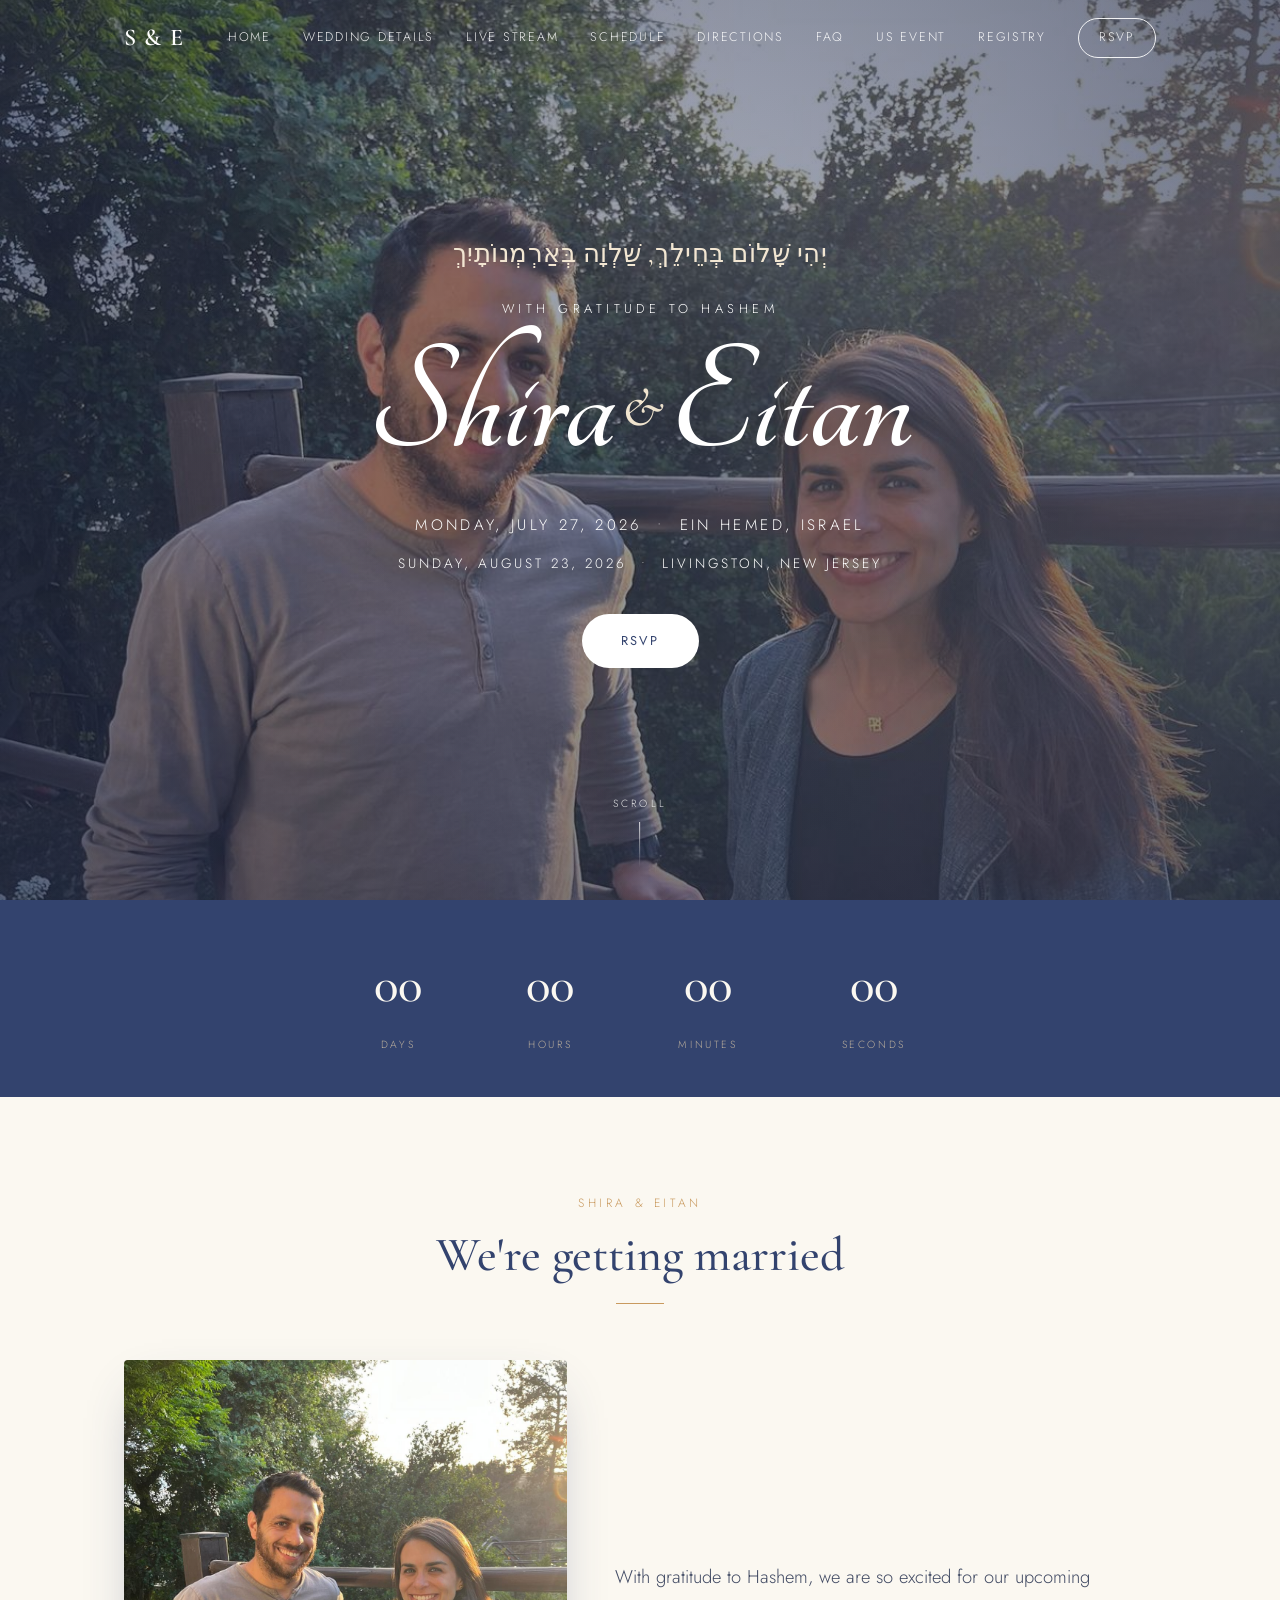
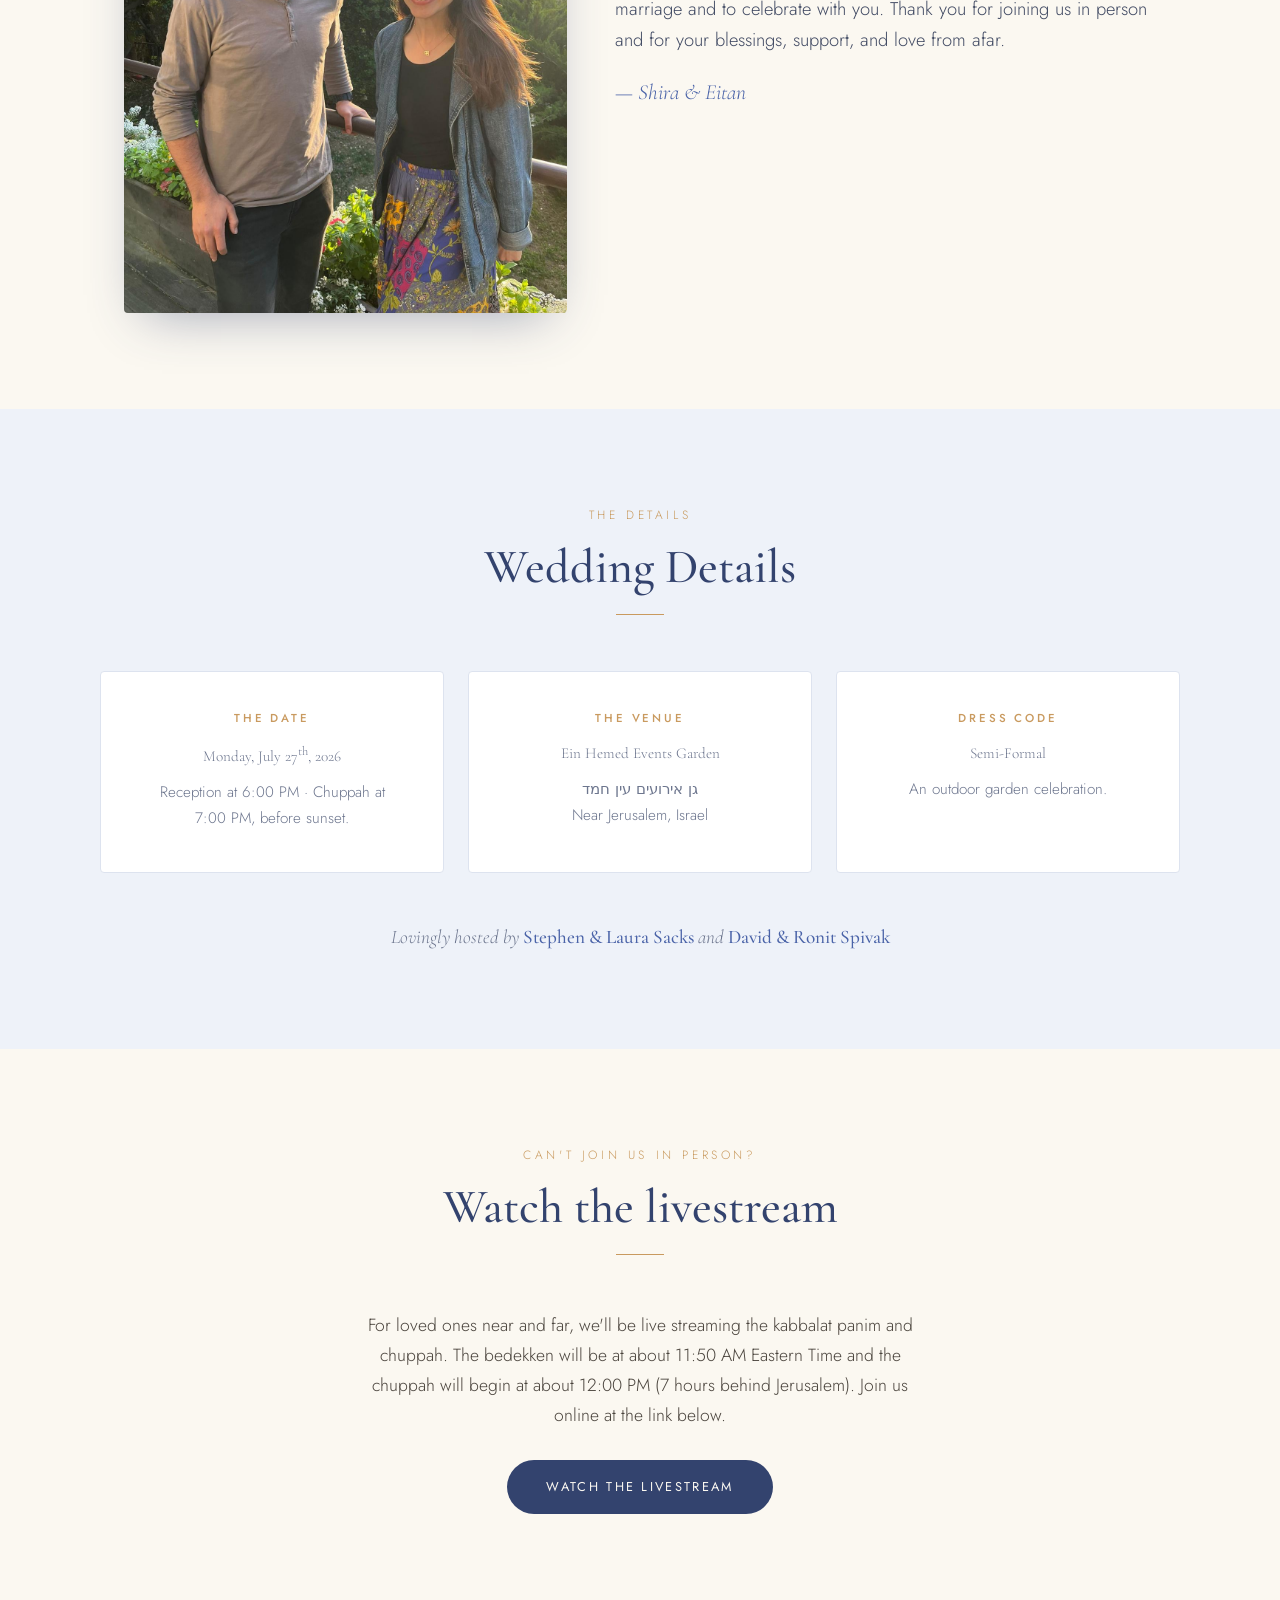
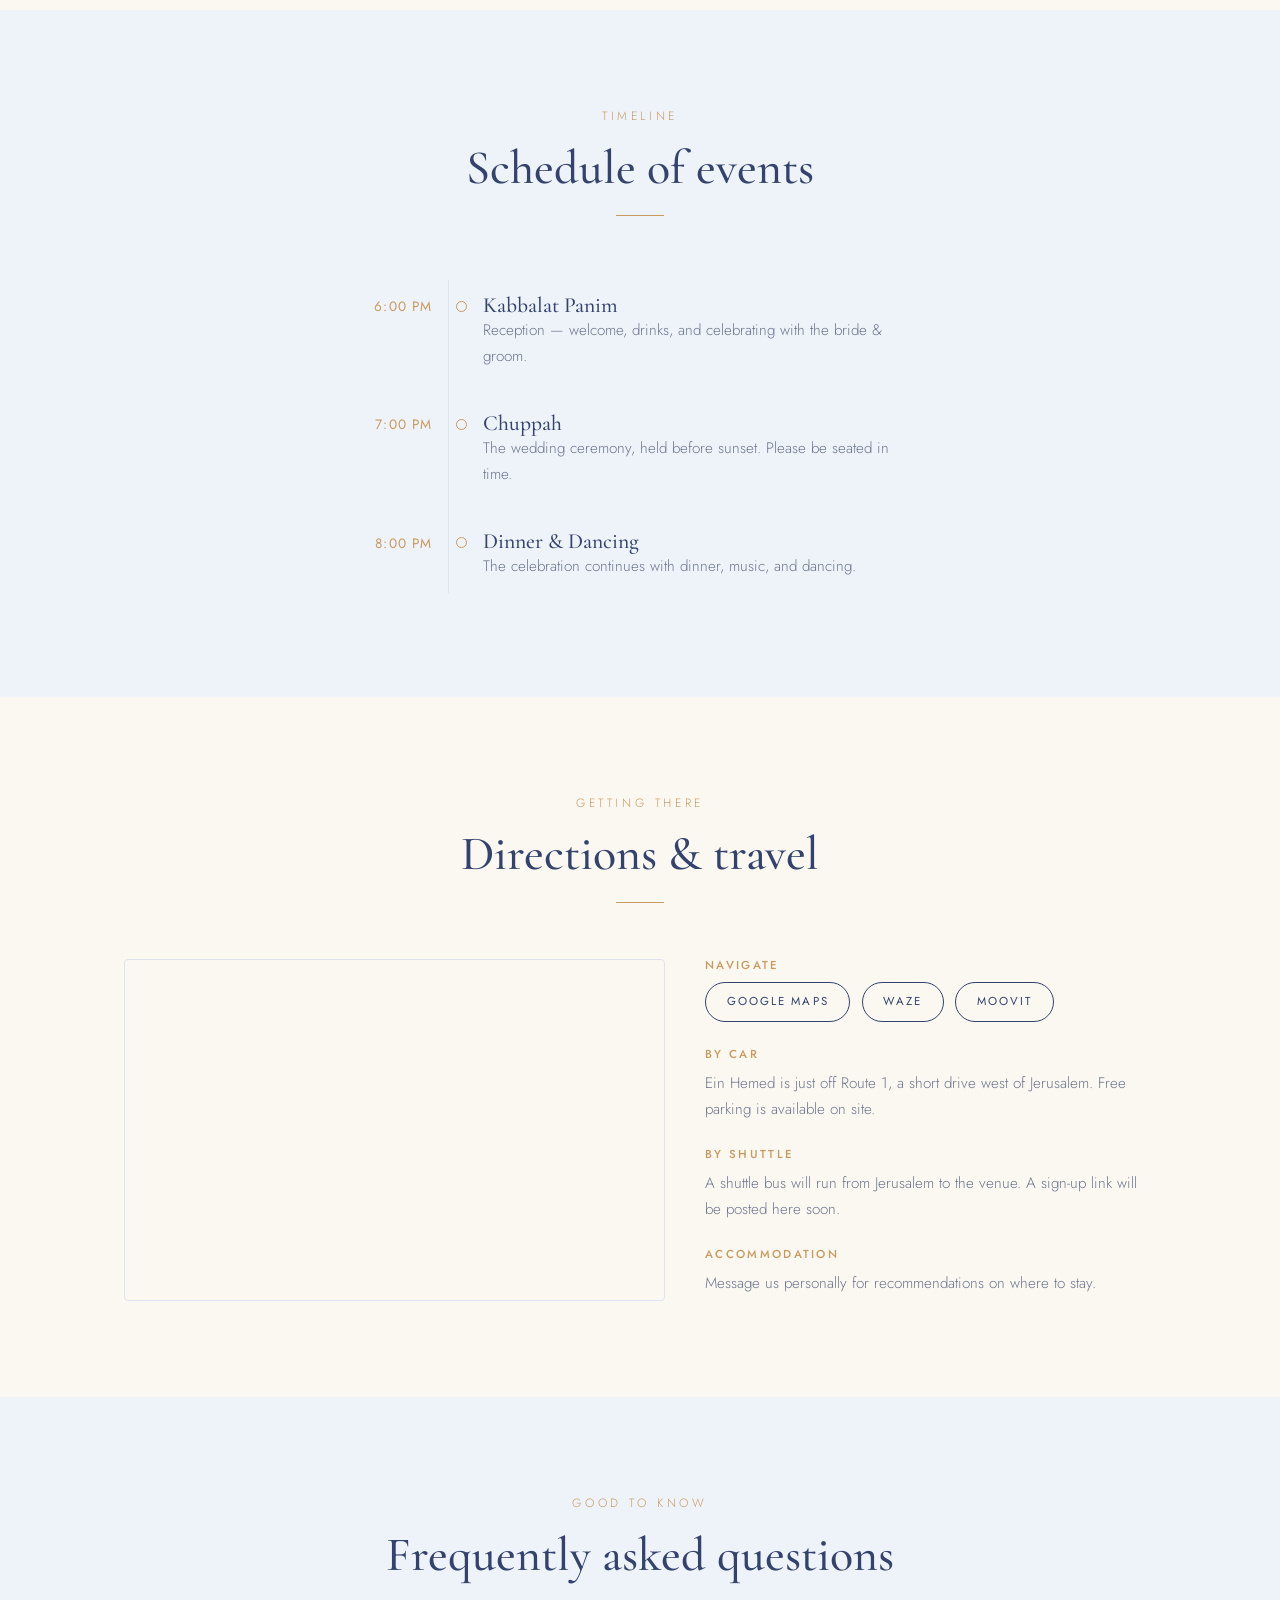
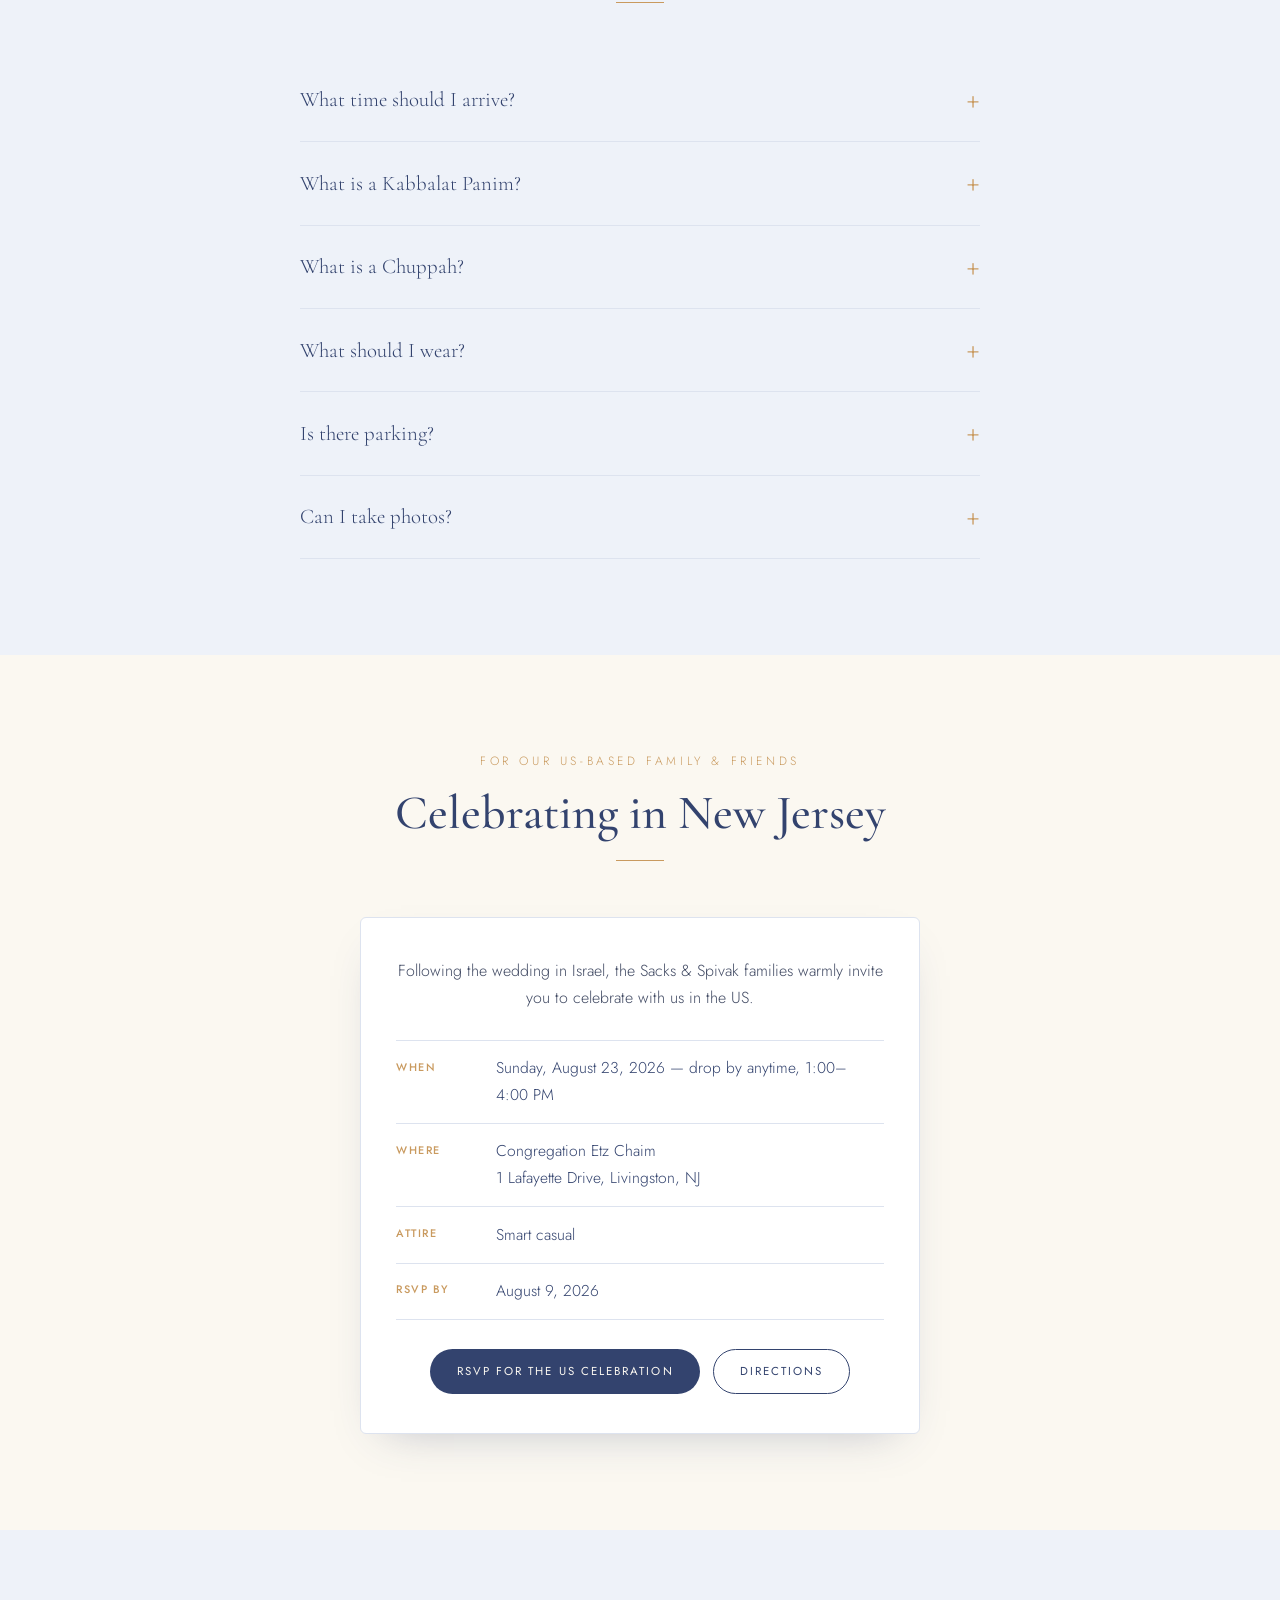
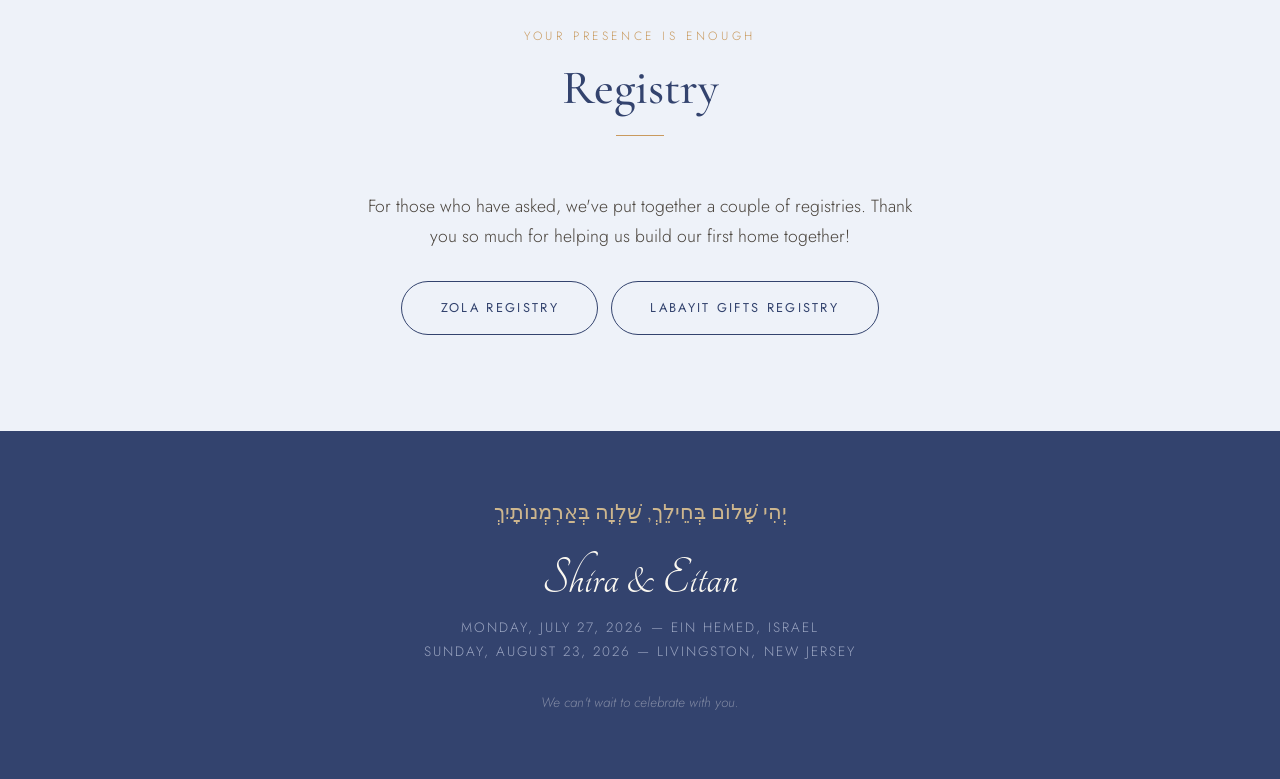
<file: index.html>
<!DOCTYPE html>
<html lang="en">
<head>
  <meta charset="UTF-8" />
  <meta name="viewport" content="width=device-width, initial-scale=1.0" />
  <title>Shira &amp; Eitan — July 27, 2026</title>
  <meta name="description" content="With gratitude to Hashem, Shira Sacks and Eitan Spivak invite you to their wedding on Monday, July 27, 2026 at Ein Hemed Events Garden." />
  <!-- Keep this page out of Google/search results (guests reach it via the shared link only). Remove this line to allow search engines. -->
  <meta name="robots" content="noindex, nofollow" />

  <!-- Fonts -->
  <link rel="preconnect" href="https://fonts.googleapis.com" />
  <link rel="preconnect" href="https://fonts.gstatic.com" crossorigin />
  <link href="https://fonts.googleapis.com/css2?family=Cormorant+Garamond:ital,wght@0,400;0,500;0,600;1,400;1,500&family=Jost:wght@300;400;500&family=Tangerine:wght@400;700&display=swap" rel="stylesheet" />

  <link rel="stylesheet" href="styles.css" />
</head>
<body>

  <!-- ============ NAV ============ -->
  <header class="nav" id="nav">
    <div class="nav__inner">
      <a href="#home" class="nav__brand">S&nbsp;&amp;&nbsp;E</a>
      <button class="nav__toggle" id="navToggle" aria-label="Menu" aria-expanded="false">
        <span></span><span></span><span></span>
      </button>
      <nav class="nav__links" id="navLinks">
        <a href="#home">Home</a>
        <a href="#details">Wedding Details</a>
        <a href="#livestream">Live Stream</a>
        <a href="#schedule">Schedule</a>
        <a href="#directions">Directions</a>
        <a href="#faq">FAQ</a>
        <a href="#us-event">US Event</a>
        <a href="#registry">Registry</a>
        <a href="#us-event" class="nav__cta">RSVP</a>
      </nav>
    </div>
  </header>

  <!-- ============ HERO ============ -->
  <section class="hero" id="home">
    <div class="hero__overlay"></div>
    <div class="hero__content">
      <p class="hero__hebrew reveal" lang="he">יְהִי שָׁלוֹם בְּחֵילֵךְ, שַׁלְוָה בְּאַרְמְנוֹתָיִךְ</p>
      <p class="hero__eyebrow reveal">With gratitude to Hashem</p>
      <h1 class="hero__names reveal">
        <span class="hero__name">Shira</span>
        <span class="hero__amp">&amp;</span>
        <span class="hero__name">Eitan</span>
      </h1>
      <p class="hero__meta reveal">
        <span>Monday, July 27, 2026</span>
        <span class="hero__dot">•</span>
        <span>Ein Hemed, Israel</span>
      </p>
      <p class="hero__meta hero__meta--second reveal">
        <span>Sunday, August 23, 2026</span>
        <span class="hero__dot">•</span>
        <span>Livingston, New Jersey</span>
      </p>
      <a href="#us-event" class="btn btn--light reveal">RSVP</a>
    </div>
    <div class="hero__scroll" aria-hidden="true">
      <span>Scroll</span>
      <div class="hero__scroll-line"></div>
    </div>
  </section>

  <!-- ============ COUNTDOWN ============ -->
  <section class="countdown reveal">
    <div class="countdown__inner" id="countdown" data-date="2026-07-27T19:00:00+03:00">
      <div class="countdown__unit"><span class="countdown__num" data-days>—</span><span class="countdown__label">Days</span></div>
      <div class="countdown__unit"><span class="countdown__num" data-hours>—</span><span class="countdown__label">Hours</span></div>
      <div class="countdown__unit"><span class="countdown__num" data-mins>—</span><span class="countdown__label">Minutes</span></div>
      <div class="countdown__unit"><span class="countdown__num" data-secs>—</span><span class="countdown__label">Seconds</span></div>
    </div>
  </section>

  <!-- ============ STORY ============ -->
  <section class="section story" id="story">
    <div class="section__head reveal">
      <p class="section__eyebrow">Shira &amp; Eitan</p>
      <h2 class="section__title">We're getting married</h2>
    </div>
    <div class="story__layout">
      <div class="story__photo reveal">
        <img src="photo_of_us.jpg" alt="Shira and Eitan" loading="lazy" />
      </div>
      <div class="story__body reveal">
        <p>
          With gratitude to Hashem, we are so excited for our upcoming marriage and
          to celebrate with you. Thank you for joining us in person and for your
          blessings, support, and love from afar.
        </p>
        <p class="story__sig">— Shira &amp; Eitan</p>
      </div>
    </div>
  </section>

  <!-- ============ DETAILS ============ -->
  <section class="section section--alt" id="details">
    <div class="section__head reveal">
      <p class="section__eyebrow">The Details</p>
      <h2 class="section__title">Wedding Details</h2>
    </div>
    <div class="details__grid">
      <div class="detail-card reveal">
        <h3>The Date</h3>
        <p class="detail-card__big">Monday, July 27<sup>th</sup>, 2026</p>
        <p>Reception at 6:00&nbsp;PM · Chuppah at 7:00&nbsp;PM, before sunset.</p>
      </div>
      <div class="detail-card reveal">
        <h3>The Venue</h3>
        <p class="detail-card__big">Ein Hemed Events Garden</p>
        <p lang="he">גן אירועים עין חמד</p>
        <p>Near Jerusalem, Israel</p>
      </div>
      <div class="detail-card reveal">
        <h3>Dress Code</h3>
        <p class="detail-card__big">Semi-Formal</p>
        <p>An outdoor garden celebration.</p>
      </div>
    </div>
    <p class="details__families reveal">
      Lovingly hosted by <strong>Stephen &amp; Laura Sacks</strong> and <strong>David &amp; Ronit Spivak</strong>
    </p>
  </section>

  <!-- ============ LIVESTREAM ============ -->
  <section class="section" id="livestream">
    <div class="section__head reveal">
      <p class="section__eyebrow">Can't Join Us in Person?</p>
      <h2 class="section__title">Watch the livestream</h2>
    </div>
    <div class="livestream__body reveal">
      <p>
        For loved ones near and far, we'll be live streaming the kabbalat panim and
        chuppah. The bedekken will be at about 11:50&nbsp;AM Eastern Time and the
        chuppah will begin at about 12:00&nbsp;PM (7 hours behind Jerusalem). Join us
        online at the link below.
      </p>
      <a href="https://evt.live/shira-eitan" target="_blank" rel="noopener" class="btn btn--dark">Watch the Livestream</a>
    </div>
  </section>

  <!-- ============ SCHEDULE ============ -->
  <section class="section section--alt" id="schedule">
    <div class="section__head reveal">
      <p class="section__eyebrow">Timeline</p>
      <h2 class="section__title">Schedule of events</h2>
    </div>
    <ol class="timeline">
      <li class="timeline__item reveal">
        <span class="timeline__time">6:00 PM</span>
        <div class="timeline__body"><h3>Kabbalat Panim</h3><p>Reception — welcome, drinks, and celebrating with the bride &amp; groom.</p></div>
      </li>
      <li class="timeline__item reveal">
        <span class="timeline__time">7:00 PM</span>
        <div class="timeline__body"><h3>Chuppah</h3><p>The wedding ceremony, held before sunset. Please be seated in time.</p></div>
      </li>
      <li class="timeline__item reveal">
        <span class="timeline__time">8:00 PM</span>
        <div class="timeline__body"><h3>Dinner &amp; Dancing</h3><p>The celebration continues with dinner, music, and dancing.</p></div>
      </li>
    </ol>
  </section>

  <!-- ============ DIRECTIONS ============ -->
  <section class="section" id="directions">
    <div class="section__head reveal">
      <p class="section__eyebrow">Getting There</p>
      <h2 class="section__title">Directions &amp; travel</h2>
    </div>
    <div class="directions__grid">
      <div class="directions__map reveal">
        <iframe
          title="Ein Hemed Events Garden map"
          src="https://www.google.com/maps?q=%D7%92%D7%9F%20%D7%90%D7%99%D7%A8%D7%95%D7%A2%D7%99%D7%9D%20%D7%A2%D7%99%D7%9F%20%D7%97%D7%9E%D7%93&output=embed"
          loading="lazy"
          referrerpolicy="no-referrer-when-downgrade"></iframe>
      </div>
      <div class="directions__info reveal">
        <h3>Navigate</h3>
        <div class="directions__btns">
          <a href="https://www.google.com/maps/search/?api=1&query=%D7%92%D7%9F%20%D7%90%D7%99%D7%A8%D7%95%D7%A2%D7%99%D7%9D%20%D7%A2%D7%99%D7%9F%20%D7%97%D7%9E%D7%93" target="_blank" rel="noopener" class="btn btn--outline">Google Maps</a>
          <a href="https://waze.com/ul?q=%D7%92%D7%9F%20%D7%90%D7%99%D7%A8%D7%95%D7%A2%D7%99%D7%9D%20%D7%A2%D7%99%D7%9F%20%D7%97%D7%9E%D7%93" target="_blank" rel="noopener" class="btn btn--outline">Waze</a>
          <a href="https://moovitapp.com/" target="_blank" rel="noopener" class="btn btn--outline">Moovit</a>
        </div>
        <h3>By Car</h3>
        <p>Ein Hemed is just off Route 1, a short drive west of Jerusalem. Free parking is available on site.</p>
        <h3>By Shuttle</h3>
        <p>A shuttle bus will run from Jerusalem to the venue. A sign-up link will be posted here soon.</p>
        <h3>Accommodation</h3>
        <p>Message us personally for recommendations on where to stay.</p>
      </div>
    </div>
  </section>

  <!-- ============ FAQ ============ -->
  <section class="section section--alt" id="faq">
    <div class="section__head reveal">
      <p class="section__eyebrow">Good To Know</p>
      <h2 class="section__title">Frequently asked questions</h2>
    </div>
    <div class="faq reveal">
      <details class="faq__item">
        <summary>What time should I arrive?</summary>
        <p>We recommend arriving by 6:15&nbsp;PM for the Kabbalat Panim. Heads up — there's often traffic on the way to Ein Hemed. The Chuppah begins at 7:00&nbsp;PM and, as it's held before sunset, we'll be starting on time.</p>
      </details>
      <details class="faq__item">
        <summary>What is a Kabbalat Panim?</summary>
        <p>The reception before the ceremony, where guests greet and celebrate with the bride and groom separately, often with food, drinks, and music.</p>
      </details>
      <details class="faq__item">
        <summary>What is a Chuppah?</summary>
        <p>The wedding canopy under which the ceremony takes place — symbolizing the home the couple will build together.</p>
      </details>
      <details class="faq__item">
        <summary>What should I wear?</summary>
        <p>Semi-formal attire. Keep in mind it gets chilly at night in the Jerusalem hills, so you may want to bring a sweater. Also, since it's an outdoor garden venue, you may want comfortable footwear for grass and garden paths.</p>
      </details>
      <details class="faq__item">
        <summary>Is there parking?</summary>
        <p>Yes — there is free parking at Ein Hemed. See the Directions section for maps and navigation links.</p>
      </details>
      <details class="faq__item">
        <summary>Can I take photos?</summary>
        <p>We'd love that! And if you prefer to be unplugged, we'll also share photos following the ceremony.</p>
      </details>
    </div>
  </section>

  <!-- ============ US EVENT ============ -->
  <section class="section" id="us-event">
    <div class="section__head reveal">
      <p class="section__eyebrow">For our US-based Family &amp; Friends</p>
      <h2 class="section__title">Celebrating in New Jersey</h2>
    </div>
    <div class="us-card reveal">
      <p class="us-card__intro">
        Following the wedding in Israel, the Sacks &amp; Spivak families warmly invite
        you to celebrate with us in the US.
      </p>
      <div class="us-card__rows">
        <div class="us-row"><span class="us-row__k">When</span><span class="us-row__v">Sunday, August 23, 2026 — drop by anytime, 1:00–4:00&nbsp;PM</span></div>
        <div class="us-row"><span class="us-row__k">Where</span><span class="us-row__v">Congregation Etz Chaim<br />1 Lafayette Drive, Livingston, NJ</span></div>
        <div class="us-row"><span class="us-row__k">Attire</span><span class="us-row__v">Smart casual</span></div>
        <div class="us-row"><span class="us-row__k">RSVP by</span><span class="us-row__v">August 9, 2026</span></div>
      </div>
      <div class="us-card__actions">
        <a href="https://docs.google.com/forms/d/e/1FAIpQLSeUxIXxm0Rc19uPHbkVqGyK9SlK4wZo1a0At9cRzTPEIFiKQg/viewform" target="_blank" rel="noopener" class="btn btn--dark">RSVP for the US Celebration</a>
        <a href="https://www.google.com/maps/search/?api=1&query=Congregation+Etz+Chaim+1+Lafayette+Drive+Livingston+NJ" target="_blank" rel="noopener" class="btn btn--outline">Directions</a>
      </div>
    </div>
  </section>

  <!-- ============ REGISTRY ============ -->
  <section class="section section--alt" id="registry">
    <div class="section__head reveal">
      <p class="section__eyebrow">Your Presence Is Enough</p>
      <h2 class="section__title">Registry</h2>
    </div>
    <div class="registry__body reveal">
      <p>
        For those who have asked, we've put together a couple of registries.
        Thank you so much for helping us build our first home together!
      </p>
      <div class="registry__links">
        <a href="https://www.zola.com/registry/shiraandeitan2026" target="_blank" rel="noopener" class="btn btn--outline">Zola Registry</a>
        <a href="https://www.labayitgifts.com/registry/2476/" target="_blank" rel="noopener" class="btn btn--outline">LaBayit Gifts Registry</a>
      </div>
    </div>
  </section>

  <!-- ============ FOOTER ============ -->
  <footer class="footer">
    <p class="footer__hebrew" lang="he">יְהִי שָׁלוֹם בְּחֵילֵךְ, שַׁלְוָה בְּאַרְמְנוֹתָיִךְ</p>
    <p class="footer__names">Shira &amp; Eitan</p>
    <p class="footer__date">Monday, July 27, 2026 — Ein Hemed, Israel</p>
    <p class="footer__date">Sunday, August 23, 2026 — Livingston, New Jersey</p>
    <p class="footer__made">We can't wait to celebrate with you.</p>
  </footer>

  <script src="script.js"></script>
</body>
</html>
</file>
<file: styles.css>
/* ============================================================
   Wedding Site — styles.css
   Palette & type are easy to tweak via the :root variables.
   ============================================================ */

:root {
  /* Palette drawn from the invitation: periwinkle blue + apricot on cream */
  --bg:        #fbf8f1;   /* warm cream */
  --bg-alt:    #eef2f9;   /* soft sky blue */
  --bg-accent: #f7e6d0;   /* apricot band */
  --ink:       #33436e;   /* deep periwinkle-navy text */
  --muted:     #6d768e;   /* muted blue-grey */
  --line:      #dde3ef;   /* hairlines */
  --gold:      #c99a5f;   /* apricot / gold accent */
  --blue:      #4a63a8;   /* invitation blue */
  --white:     #ffffff;

  --serif:  "Cormorant Garamond", Georgia, "Times New Roman", serif;
  --script: "Tangerine", "Cormorant Garamond", cursive;
  --sans:   "Jost", -apple-system, BlinkMacSystemFont, "Segoe UI", sans-serif;

  --maxw: 1080px;
  --ease: cubic-bezier(0.22, 1, 0.36, 1);
}

* { box-sizing: border-box; margin: 0; padding: 0; }

html { scroll-behavior: smooth; scroll-padding-top: 72px; }

body {
  font-family: var(--sans);
  font-weight: 300;
  color: var(--ink);
  background: var(--bg);
  line-height: 1.7;
  -webkit-font-smoothing: antialiased;
  overflow-x: hidden;
}

h1, h2, h3 { font-family: var(--serif); font-weight: 500; line-height: 1.15; }

a { color: inherit; text-decoration: none; }

/* ---------- Buttons ---------- */
.btn {
  display: inline-block;
  font-family: var(--sans);
  font-weight: 400;
  font-size: 0.8rem;
  letter-spacing: 0.18em;
  text-transform: uppercase;
  padding: 0.95rem 2.4rem;
  border: 1px solid transparent;
  border-radius: 999px;
  cursor: pointer;
  transition: all 0.35s var(--ease);
}
.btn--light  { background: var(--white); color: var(--ink); }
.btn--light:hover  { background: transparent; color: var(--white); border-color: var(--white); }
.btn--dark   { background: var(--ink); color: var(--bg); }
.btn--dark:hover   { background: var(--gold); }
.btn--outline{ background: transparent; color: var(--ink); border-color: var(--ink); }
.btn--outline:hover{ background: var(--ink); color: var(--bg); }

/* ---------- Nav ---------- */
.nav {
  position: fixed; top: 0; left: 0; right: 0; z-index: 100;
  transition: background 0.4s var(--ease), box-shadow 0.4s var(--ease);
}
.nav--scrolled {
  background: rgba(250, 247, 242, 0.92);
  backdrop-filter: blur(10px);
  box-shadow: 0 1px 0 var(--line);
}
.nav__inner {
  max-width: var(--maxw); margin: 0 auto;
  display: flex; align-items: center; justify-content: space-between;
  padding: 1.1rem 1.5rem;
}
.nav__brand {
  font-family: var(--serif); font-size: 1.5rem; font-weight: 600;
  letter-spacing: 0.05em; color: var(--white);
  transition: color 0.4s var(--ease);
}
.nav--scrolled .nav__brand { color: var(--ink); }
.nav__links { display: flex; align-items: center; gap: 2rem; }
.nav__links a {
  font-size: 0.78rem; letter-spacing: 0.14em; text-transform: uppercase;
  color: var(--white); opacity: 0.9; transition: color 0.4s var(--ease), opacity 0.25s;
}
.nav--scrolled .nav__links a { color: var(--ink); }
.nav__links a:hover { opacity: 1; }
.nav__cta {
  border: 1px solid currentColor; border-radius: 999px;
  padding: 0.5rem 1.25rem !important;
}
.nav__toggle { display: none; background: none; border: 0; cursor: pointer; padding: 0.4rem; }
.nav__toggle span {
  display: block; width: 24px; height: 2px; margin: 5px 0;
  background: var(--white); transition: all 0.35s var(--ease);
}
.nav--scrolled .nav__toggle span { background: var(--ink); }

/* ---------- Hero ---------- */
.hero {
  position: relative; min-height: 100vh;
  display: flex; align-items: center; justify-content: center; text-align: center;
  color: var(--white);
  background: linear-gradient(rgba(35,45,80,0.42), rgba(35,45,80,0.52)),
              url("photo_of_us.jpg") center 22% / cover no-repeat fixed;
}
.hero__overlay { position: absolute; inset: 0; background: radial-gradient(circle at center, transparent 35%, rgba(25,32,60,0.4)); }
.hero__content { position: relative; z-index: 2; padding: 1.5rem; }
.hero__hebrew {
  font-family: var(--serif); font-size: clamp(1.1rem, 3vw, 1.6rem);
  font-weight: 500; letter-spacing: 0.02em; margin-bottom: 1.4rem;
  color: #f2e6d2; opacity: 0.95;
}
.hero__eyebrow {
  font-size: 0.8rem; letter-spacing: 0.35em; text-transform: uppercase;
  margin-bottom: 0.5rem; opacity: 0.9;
}
.hero__names {
  display: flex; align-items: center; justify-content: center; gap: 0.4rem;
  font-family: var(--script);
  font-size: clamp(4.5rem, 16vw, 10rem); font-weight: 700; line-height: 1;
  text-shadow: 0 2px 30px rgba(0,0,0,0.3);
}
.hero__amp { font-family: var(--serif); font-style: italic; font-size: 0.34em; color: #f0e4cf; font-weight: 500; }
.hero__meta {
  margin: 1.6rem 0 2.4rem;
  font-size: 0.95rem; letter-spacing: 0.22em; text-transform: uppercase;
  display: flex; gap: 0.9rem; justify-content: center; flex-wrap: wrap;
}
.hero__dot { opacity: 0.7; }
.hero__meta--second { margin-top: -1.6rem; font-size: 0.85rem; opacity: 0.9; }
.hero__scroll {
  position: absolute; bottom: 2rem; left: 50%; transform: translateX(-50%);
  z-index: 2; text-align: center;
  font-size: 0.65rem; letter-spacing: 0.3em; text-transform: uppercase; opacity: 0.85;
}
.hero__scroll-line {
  width: 1px; height: 46px; margin: 0.6rem auto 0;
  background: linear-gradient(var(--white), transparent);
  animation: scrollPulse 2s var(--ease) infinite;
}
@keyframes scrollPulse { 0%,100%{opacity:.3;transform:scaleY(.6)} 50%{opacity:1;transform:scaleY(1)} }

/* ---------- Countdown ---------- */
.countdown { background: var(--ink); color: var(--bg); padding: 2.6rem 1.5rem; }
.countdown__inner {
  max-width: 620px; margin: 0 auto;
  display: flex; justify-content: space-around; gap: 1rem; text-align: center;
}
.countdown__num {
  display: block; font-family: var(--serif); font-size: clamp(2rem, 7vw, 3.2rem); font-weight: 500;
}
.countdown__label {
  font-size: 0.65rem; letter-spacing: 0.25em; text-transform: uppercase; color: #b9ad9c;
}

/* ---------- Sections ---------- */
.section { max-width: var(--maxw); margin: 0 auto; padding: 6rem 1.5rem; }
.section--alt    { max-width: none; background: var(--bg-alt); }
.section--alt > * { max-width: var(--maxw); margin-left: auto; margin-right: auto; }
.section--accent { max-width: none; background: var(--bg-accent); }
.section--accent > * { max-width: var(--maxw); margin-left: auto; margin-right: auto; }
.section__head { text-align: center; margin-bottom: 3.5rem; }
.section__eyebrow {
  font-size: 0.75rem; letter-spacing: 0.3em; text-transform: uppercase;
  color: var(--gold); margin-bottom: 0.9rem;
}
.section__title { font-size: clamp(2rem, 5vw, 3rem); }
.section__title::after {
  content: ""; display: block; width: 48px; height: 1px;
  background: var(--gold); margin: 1.2rem auto 0;
}

/* ---------- Story ---------- */
.story__layout {
  display: grid; grid-template-columns: 0.9fr 1.1fr; gap: 3rem; align-items: center;
}
.story__photo {
  border-radius: 4px; overflow: hidden;
  box-shadow: 0 20px 50px -20px rgba(51,67,110,0.45);
}
.story__photo img { width: 100%; height: 100%; object-fit: cover; display: block; aspect-ratio: 4 / 5; }
.story__body { font-size: 1.15rem; color: #414a63; }
.story__body p + p { margin-top: 1.2rem; }
.story__sig { font-family: var(--serif); font-style: italic; font-size: 1.35rem !important; color: var(--blue); margin-top: 1.6rem; }

/* ---------- Details cards ---------- */
.details__grid {
  display: grid; grid-template-columns: repeat(3, 1fr); gap: 1.5rem;
}
.detail-card {
  background: var(--white); border: 1px solid var(--line); border-radius: 4px;
  padding: 2.5rem 1.8rem; text-align: center;
}
.detail-card h3 {
  font-family: var(--sans); font-size: 0.72rem; font-weight: 500;
  letter-spacing: 0.25em; text-transform: uppercase; color: var(--gold);
  margin-bottom: 1rem;
}
.detail-card__big { font-family: var(--serif); font-size: 1.7rem; margin-bottom: 0.6rem; color: var(--blue); }
.detail-card p { color: var(--muted); font-size: 0.95rem; }
.details__families {
  text-align: center; margin-top: 3rem; color: var(--muted);
  font-family: var(--serif); font-size: 1.2rem; font-style: italic;
}
.details__families strong { color: var(--blue); font-weight: 500; font-style: normal; }

/* ---------- Timeline ---------- */
.timeline { list-style: none; max-width: 560px; margin: 0 auto; position: relative; }
.timeline::before {
  content: ""; position: absolute; left: 88px; top: 8px; bottom: 8px;
  width: 1px; background: var(--line);
}
.timeline__item { display: flex; gap: 2rem; padding: 1.3rem 0; position: relative; }
.timeline__time {
  flex: 0 0 72px; text-align: right; padding-top: 0.15rem;
  font-size: 0.85rem; letter-spacing: 0.08em; color: var(--gold); font-weight: 400;
}
.timeline__body { position: relative; padding-left: 1.2rem; }
.timeline__body::before {
  content: ""; position: absolute; left: -8px; top: 8px;
  width: 9px; height: 9px; border-radius: 50%;
  background: var(--bg); border: 1.5px solid var(--gold);
}
.section--alt .timeline__body::before { background: var(--bg-alt); }
.timeline__body h3 { font-size: 1.35rem; }
.timeline__body p { color: var(--muted); font-size: 0.95rem; }

/* ---------- Livestream / RSVP / Registry shared ---------- */
.livestream__body, .rsvp__body, .registry__body {
  text-align: center; max-width: 560px; margin: 0 auto;
}
.livestream__body p, .rsvp__body p, .registry__body p {
  font-size: 1.1rem; color: #4a443d; margin-bottom: 1.8rem;
}
/* ---------- Registry links ---------- */
.registry__links { display: flex; gap: 0.8rem; justify-content: center; flex-wrap: wrap; }

/* ---------- US event (compact, smaller footprint than the main event) ---------- */
.us-card {
  max-width: 560px; margin: 0 auto; text-align: left;
  background: var(--white); border: 1px solid var(--line); border-radius: 6px;
  padding: 2.4rem 2.2rem;
  box-shadow: 0 18px 45px -25px rgba(51,67,110,0.35);
}
.us-card__intro { text-align: center; color: #414a63; margin-bottom: 1.8rem; }
.us-card__rows { border-top: 1px solid var(--line); }
.us-row {
  display: flex; gap: 1rem; padding: 0.9rem 0; border-bottom: 1px solid var(--line);
}
.us-row__k {
  flex: 0 0 84px; font-size: 0.68rem; letter-spacing: 0.14em; text-transform: uppercase;
  color: var(--gold); font-weight: 500; padding-top: 0.15rem;
}
.us-row__v { color: var(--ink); font-size: 0.98rem; }
.us-card__actions {
  display: flex; gap: 0.8rem; flex-wrap: wrap; justify-content: center; margin-top: 1.8rem;
}
.us-card__actions .btn { padding: 0.75rem 1.6rem; font-size: 0.72rem; }

.rsvp__hint { font-size: 0.8rem !important; color: var(--muted) !important; margin-top: 1.4rem; }
.rsvp__hint code {
  background: rgba(0,0,0,0.06); padding: 0.1rem 0.35rem; border-radius: 3px;
  font-size: 0.9em;
}

/* ---------- RSVP form ---------- */
.rsvp-form { max-width: 520px; margin: 0 auto; text-align: left; }
.field { margin-bottom: 1.3rem; }
.field label, .field__label {
  display: block; font-size: 0.72rem; letter-spacing: 0.14em; text-transform: uppercase;
  color: var(--ink); margin-bottom: 0.5rem; font-weight: 500;
}
.field label span, .field__label span { text-transform: none; letter-spacing: 0; color: var(--muted); font-weight: 400; }
.field input[type="text"],
.field input[type="email"],
.field input[type="number"],
.field textarea {
  width: 100%; padding: 0.85rem 1rem;
  border: 1px solid var(--line); border-radius: 4px; background: var(--white);
  font-family: var(--sans); font-size: 1rem; color: var(--ink);
  transition: border-color 0.25s var(--ease), box-shadow 0.25s var(--ease);
}
.field textarea { resize: vertical; min-height: 90px; }
.field input:focus, .field textarea:focus {
  outline: none; border-color: var(--blue);
  box-shadow: 0 0 0 3px rgba(74,99,168,0.15);
}
.field input::placeholder, .field textarea::placeholder { color: #a7adbd; }
.radio-row { display: flex; gap: 1.75rem; flex-wrap: wrap; }
.radio {
  display: flex; align-items: center; gap: 0.5rem; margin-bottom: 0;
  text-transform: none; letter-spacing: 0; font-weight: 400;
  font-size: 0.98rem; color: var(--ink); cursor: pointer;
}
.radio input { accent-color: var(--blue); width: 1.05rem; height: 1.05rem; }
.rsvp-form .btn { width: 100%; margin-top: 0.4rem; cursor: pointer; }

/* ---------- Directions ---------- */
.directions__grid {
  display: grid; grid-template-columns: 1.2fr 1fr; gap: 2.5rem; align-items: stretch;
}
.directions__map {
  border-radius: 4px; overflow: hidden; min-height: 340px;
  border: 1px solid var(--line);
}
.directions__map iframe { width: 100%; height: 100%; min-height: 340px; border: 0; display: block; }
.directions__info h3 {
  font-family: var(--sans); font-size: 0.72rem; font-weight: 500;
  letter-spacing: 0.2em; text-transform: uppercase; color: var(--gold);
  margin: 1.6rem 0 0.6rem;
}
.directions__info h3:first-child { margin-top: 0; }
.directions__info p { color: var(--muted); font-size: 0.95rem; }
.directions__btns { display: flex; flex-wrap: wrap; gap: 0.7rem; }
.directions__btns .btn { padding: 0.6rem 1.3rem; font-size: 0.72rem; }

/* ---------- FAQ ---------- */
.faq { max-width: 680px; margin: 0 auto; }
.faq__item { border-bottom: 1px solid var(--line); }
.faq__item summary {
  list-style: none; cursor: pointer; padding: 1.3rem 0;
  font-family: var(--serif); font-size: 1.3rem;
  display: flex; justify-content: space-between; align-items: center; gap: 1rem;
}
.faq__item summary::-webkit-details-marker { display: none; }
.faq__item summary::after {
  content: "+"; font-family: var(--sans); font-weight: 300; font-size: 1.5rem;
  color: var(--gold); transition: transform 0.3s var(--ease);
}
.faq__item[open] summary::after { transform: rotate(45deg); }
.faq__item p { padding: 0 0 1.4rem; color: var(--muted); }

/* ---------- Footer ---------- */
.footer {
  background: var(--ink); color: var(--bg);
  text-align: center; padding: 4rem 1.5rem;
}
.footer__hebrew { font-family: var(--serif); font-size: 1.3rem; color: #cdb68e; margin-bottom: 1.4rem; }
.footer__names { font-family: var(--script); font-size: 3.4rem; line-height: 1; margin-bottom: 0.6rem; }
.footer__date { font-size: 0.85rem; letter-spacing: 0.15em; text-transform: uppercase; color: #9aa4c0; }
.footer__made { font-size: 0.85rem; color: #8089a3; margin-top: 1.8rem; font-style: italic; }

/* ---------- Reveal on scroll ---------- */
.reveal { opacity: 0; transform: translateY(28px); transition: opacity 0.9s var(--ease), transform 0.9s var(--ease); }
.reveal.is-visible { opacity: 1; transform: none; }

/* ---------- Responsive ---------- */
@media (max-width: 820px) {
  .details__grid { grid-template-columns: 1fr; }
  .directions__grid { grid-template-columns: 1fr; }
  .story__layout { grid-template-columns: 1fr; gap: 2rem; }
  .story__photo { max-width: 380px; margin: 0 auto; }
  .story__body { text-align: center; }
}

@media (max-width: 680px) {
  .hero { background-attachment: scroll; }
  .nav__toggle { display: block; z-index: 101; }
  .nav__links {
    position: fixed; inset: 0; background: var(--bg);
    flex-direction: column; justify-content: center; gap: 2rem;
    transform: translateX(100%); transition: transform 0.45s var(--ease);
  }
  .nav__links.is-open { transform: none; }
  .nav__links a { color: var(--ink) !important; font-size: 1rem; }
  .nav--open .nav__toggle span { background: var(--ink); }
  .nav--open .nav__toggle span:nth-child(1) { transform: translateY(7px) rotate(45deg); }
  .nav--open .nav__toggle span:nth-child(2) { opacity: 0; }
  .nav--open .nav__toggle span:nth-child(3) { transform: translateY(-7px) rotate(-45deg); }
  .countdown__inner { flex-wrap: wrap; gap: 1.5rem 0; }
  .countdown__unit { flex: 0 0 50%; }
  .section { padding: 4.5rem 1.3rem; }
}

@media (prefers-reduced-motion: reduce) {
  * { scroll-behavior: auto !important; }
  .reveal { opacity: 1; transform: none; transition: none; }
  .hero__scroll-line { animation: none; }
}
</file>
